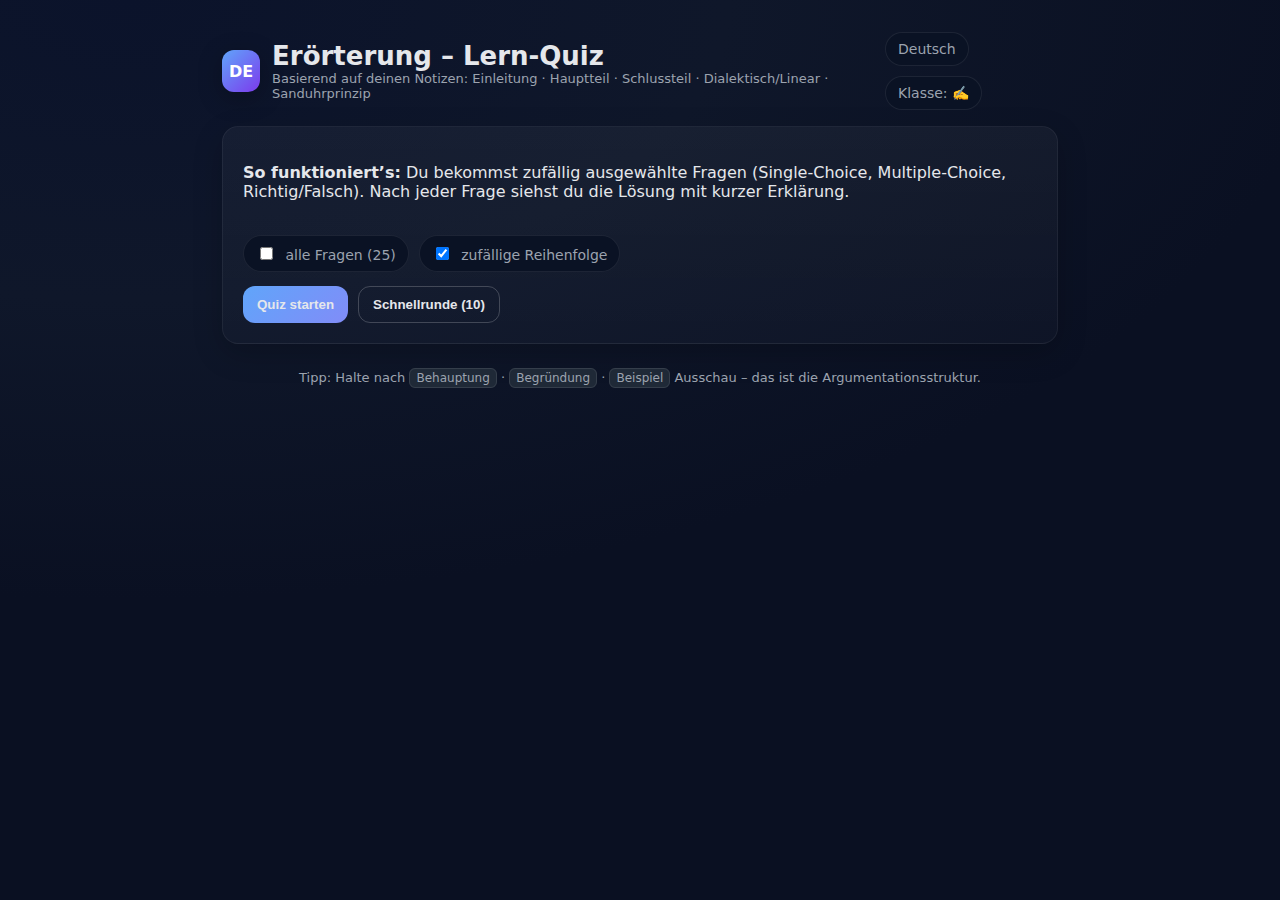
<file: index.html>
<!DOCTYPE html>
<html lang="de">
<head>
  <meta charset="UTF-8" />
  <meta name="viewport" content="width=device-width, initial-scale=1" />
  <title>Deutsch – Erörterung: Lern‑Quiz</title>
  <style>
    :root{
      --bg:#0f172a;          /* slate-900 */
      --panel:#111827;       /* gray-900 */
      --panel-2:#0b1224;     /* deep panel */
      --text:#e5e7eb;        /* gray-200 */
      --muted:#9ca3af;       /* gray-400 */
      --brand:#60a5fa;       /* blue-400 */
      --brand-2:#34d399;     /* emerald-400 */
      --danger:#f87171;      /* red-400 */
      --ok:#4ade80;          /* green-400 */
      --kbd:#1f2937;         /* gray-800 */
    }
    *{box-sizing:border-box}
    html,body{height:100%}
    body{
      margin:0; font-family:system-ui,-apple-system,Segoe UI,Roboto,Ubuntu,Cantarell,"Noto Sans",sans-serif;
      background: radial-gradient(1200px 600px at 10% 0%, #0b132b 0%, var(--bg) 50%, #0a1022 100%);
      color:var(--text);
    }
    .wrap{max-width:900px;margin:auto;padding:32px}
    header{display:flex;gap:16px;align-items:center;justify-content:space-between;margin-bottom:16px}
    .title{display:flex;gap:12px;align-items:center}
    .logo{width:42px;height:42px;border-radius:12px;background:linear-gradient(135deg,var(--brand),#7c3aed);display:grid;place-items:center;box-shadow:0 6px 24px rgba(0,0,0,.25)}
    .logo span{font-weight:800;color:white}
    h1{font-size:clamp(18px,2.8vw,26px);margin:0}
    .card{background:linear-gradient(180deg, rgba(255,255,255,.04), rgba(255,255,255,.02));border:1px solid rgba(255,255,255,.06);border-radius:16px;padding:20px;box-shadow:0 10px 30px rgba(0,0,0,.2)}
    .grid{display:grid;gap:14px}

    .start{display:grid;gap:18px}
    .start .actions{display:flex;flex-wrap:wrap;gap:10px}
    button{appearance:none;border:1px solid rgba(255,255,255,.1);background:#121a2f;color:var(--text);padding:10px 14px;border-radius:12px;cursor:pointer;font-weight:600}
    button:hover{border-color:rgba(255,255,255,.25)}
    button.primary{background:linear-gradient(135deg,var(--brand),#818cf8);border:none}
    button.ghost{background:transparent;border-color:rgba(255,255,255,.2)}
    button[disabled]{opacity:.6;cursor:not-allowed}

    .row{display:flex;gap:10px;align-items:center;flex-wrap:wrap}
    .pill{background:#0a1224;border:1px solid rgba(255,255,255,.08);padding:8px 12px;border-radius:999px;color:var(--muted);font-size:14px}

    .progress{height:10px;background:#0a1224;border:1px solid rgba(255,255,255,.08);border-radius:999px;overflow:hidden}
    .bar{height:100%;width:0;background:linear-gradient(90deg,var(--brand),var(--brand-2));transition:width .25s ease}

    .q-meta{display:flex;justify-content:space-between;align-items:center;margin-bottom:10px}
    .q-text{font-size:clamp(17px,2.2vw,20px);font-weight:700;line-height:1.35}

    .options{display:grid;gap:10px;margin-top:8px}
    .opt{display:flex;gap:10px;align-items:flex-start;padding:12px;border-radius:12px;background:rgba(255,255,255,.03);border:1px solid rgba(255,255,255,.06);cursor:pointer}
    .opt input{margin-top:2px}
    .opt.correct{outline:2px solid var(--ok);background:rgba(34,197,94,.08)}
    .opt.wrong{outline:2px solid var(--danger);background:rgba(248,113,113,.08)}

    .explain{margin-top:12px;padding:12px;border-left:3px solid var(--brand);background:rgba(99,102,241,.08);border-radius:8px}

    .footer{display:flex;justify-content:space-between;gap:10px;margin-top:16px}

    .result h2{margin:6px 0 12px}
    .score-badge{display:inline-flex;gap:8px;align-items:center;background:#0b1224;border:1px solid rgba(255,255,255,.08);padding:8px 12px;border-radius:999px}
    .mini{font-size:13px;color:var(--muted)}

    .review{margin-top:18px;display:grid;gap:12px}
    details{background:rgba(255,255,255,.03);border:1px solid rgba(255,255,255,.06);border-radius:12px;padding:10px}
    summary{cursor:pointer;font-weight:600}
    .kbd{background:var(--kbd);border:1px solid rgba(255,255,255,.1);padding:2px 6px;border-radius:6px;font-size:12px}

    footer{margin-top:26px;color:var(--muted);text-align:center;font-size:13px}
  </style>
</head>
<body>
  <div class="wrap">
    <header>
      <div class="title">
        <div class="logo"><span>DE</span></div>
        <div>
          <h1>Erörterung – Lern‑Quiz</h1>
          <div class="mini">Basierend auf deinen Notizen: Einleitung · Hauptteil · Schlussteil · Dialektisch/Linear · Sanduhrprinzip</div>
        </div>
      </div>
      <div class="row">
        <span class="pill">Deutsch</span>
        <span class="pill">Klasse: ✍️</span>
      </div>
    </header>

    <section id="start" class="card start">
      <p><strong>So funktioniert’s:</strong> Du bekommst zufällig ausgewählte Fragen (Single‑Choice, Multiple‑Choice, Richtig/Falsch). Nach jeder Frage siehst du die Lösung mit kurzer Erklärung.</p>
      <div class="grid">
        <div class="row">
          <label class="pill"><input id="all-questions" type="checkbox" style="margin-right:8px"> alle Fragen (25)</label>
          <label class="pill"><input id="shuffle" type="checkbox" checked style="margin-right:8px"> zufällige Reihenfolge</label>
        </div>
        <div class="actions">
          <button class="primary" id="btn-start">Quiz starten</button>
          <button class="ghost" id="btn-try-10">Schnellrunde (10)</button>
        </div>
      </div>
    </section>

    <section id="quiz" class="card" style="display:none">
      <div class="q-meta">
        <div>
          <div id="counter" class="mini">Frage 1/10</div>
          <div id="qtext" class="q-text">…</div>
        </div>
        <div class="score-badge"><span>Score:</span><strong id="score">0</strong></div>
      </div>
      <div class="progress"><div class="bar" id="bar"></div></div>
      <div id="opts" class="options" role="group" aria-label="Antwortoptionen"></div>
      <div id="explain" class="explain" hidden></div>
      <div class="footer">
        <button id="btn-submit" class="primary">Antwort prüfen <span class="kbd">Enter</span></button>
        <button id="btn-next" class="ghost" disabled>Nächste Frage →</button>
      </div>
    </section>

    <section id="result" class="card result" style="display:none">
      <h2>Fertig! 🎉</h2>
      <div class="row">
        <div class="score-badge"><span>Dein Ergebnis:</span><strong id="final">0 / 0</strong></div>
        <span class="pill" id="percent">0%</span>
      </div>
      <div class="actions" style="margin-top:12px">
        <button class="primary" id="again">Nochmal spielen</button>
        <button class="ghost" id="review">Fehler anschauen</button>
      </div>
      <div id="review-list" class="review"></div>
    </section>

    <footer>
      Tipp: Halte nach <span class="kbd">Behauptung</span> · <span class="kbd">Begründung</span> · <span class="kbd">Beispiel</span> Ausschau – das ist die Argumentationsstruktur.
    </footer>
  </div>

<script>
  // ------------ Question Bank (aus den Notizen) ------------
  /**
   * type: 'single' | 'multi' | 'tf'
   * options: [{text, correct}]
   */
  const BANK = [
    {
      type:'single',
      q:'Was ist ein guter Einstieg für die Einleitung?',
      options:[
        {text:'Ein Zitat, kurzer aktueller Bezug oder eine Frage', correct:true},
        {text:'Direkte Nennung aller Hauptargumente', correct:false},
        {text:'Eine ausführliche Zusammenfassung', correct:false}
      ],
      exp:'Die Notizen nennen als ersten Satz: Zitat / Beitrag / Frage – ein aufmerksamkeitsstarker Einstieg.'
    },
    {
      type:'multi',
      q:'Welche Elemente gehören in die Einleitung?',
      options:[
        {text:'Klärung der Fragestellung', correct:true},
        {text:'Autor und Erscheinungsdatum/-ort', correct:true},
        {text:'Thema, Textsorte, Titel, Absicht', correct:true},
        {text:'Eigene Gegenargumente ausführlich darlegen', correct:false}
      ],
      exp:'Die Einleitung orientiert: Wer/Was/Wann/Wo und klärt die Fragestellung. Eigene Argumente folgen erst im Hauptteil.'
    },
    {
      type:'single',
      q:'Was passiert im Abschnitt II.I des Hauptteils?',
      options:[
        {text:'Wiedergabe/Zusammenfassung des Textes nach Sinnabschnitten', correct:true},
        {text:'Formulieren der eigenen These', correct:false},
        {text:'Schlussfolgerung und Ausblick', correct:false}
      ],
      exp:'II.I = Wiedergabe des Textes. Kurz und sachlich.'
    },
    {
      type:'multi',
      q:'Woraus besteht die Argumentationsstruktur (II.II)?',
      options:[
        {text:'Behauptung', correct:true},
        {text:'Begründung', correct:true},
        {text:'Beispiel/Beleg', correct:true},
        {text:'Ironie', correct:false}
      ],
      exp:'Klassisch: B‑B‑B (Behauptung, Begründung, Beispiel).' 
    },
    {
      type:'single',
      q:'Worum geht es in II.III – Eigene Position?',
      options:[
        {text:'Formulierung der These und Darlegung eigener Argumente', correct:true},
        {text:'Wortgetreues Wiedergeben des Autors', correct:false},
        {text:'Einbau neuer Quellen im Schlussteil', correct:false}
      ],
      exp:'Hier beginnt die eigentliche Erörterung: eigene These + Argumente.'
    },
    {
      type:'multi',
      q:'Kritische Stellungnahme: Was soll geprüft werden?',
      options:[
        {text:'Warum Argumente überzeugend / nicht überzeugend sind', correct:true},
        {text:'Ob sich der Autor auf Fakten/Expert*innen stützt', correct:true},
        {text:'Ob logische Schlüsse gezogen werden', correct:true},
        {text:'Die Wortzahl des Textes', correct:false}
      ],
      exp:'Die Notizen betonen: Überzeugungskraft, Fakten/Expertise, Logik.'
    },
    {
      type:'multi',
      q:'Schlussteil: Was gehört hinein?',
      options:[
        {text:'Ergebnisse kurz zusammenfassen', correct:true},
        {text:'Klare Stellung bekräftigen', correct:true},
        {text:'Ausblick / Wirkung / Lösungsvorschlag', correct:true},
        {text:'Neue Hauptargumente einführen', correct:false}
      ],
      exp:'Keine neuen Hauptargumente – nur bündeln, bewerten, abrunden.'
    },
    {
      type:'single',
      q:'Dialektische Erörterung bedeutet …',
      options:[
        {text:'zwei Positionen (Pro/Contra) werden gegenübergestellt', correct:true},
        {text:'es gibt nur eine Meinung', correct:false},
        {text:'man schreibt ausschließlich eine Zusammenfassung', correct:false}
      ],
      exp:'„Dialektisch“ = Gegenüberstellung zweier Sichtweisen.'
    },
    {
      type:'single',
      q:'Lineare Erörterung bedeutet …',
      options:[
        {text:'es wird nur eine Position vertreten', correct:true},
        {text:'Pro und Contra werden abgewogen', correct:false},
        {text:'es werden nur Zitate gesammelt', correct:false}
      ],
      exp:'„Linear“ = eine Linie/Meinung, meist mit Steigerung der Argumente.'
    },
    {
      type:'single',
      q:'Was beschreibt das Sanduhrprinzip in der dialektischen Erörterung am besten?',
      options:[
        {text:'Pro-Argumente vom schwächsten zum stärksten; Contra vom stärksten zum schwächsten (stärkste treffen in der Mitte aufeinander)', correct:true},
        {text:'Alle Argumente in zufälliger Reihenfolge', correct:false},
        {text:'Immer nur das stärkste Argument nennen', correct:false}
      ],
      exp:'Sanduhr = gegenläufige Steigerung, damit die Gewichte in der Mitte kollidieren.'
    },
    {
      type:'multi',
      q:'Schritt 1 vor dem Schreiben laut Notizen:',
      options:[
        {text:'Stoffsammlung zum Thema', correct:true},
        {text:'These (eigene Meinung) formulieren', correct:true},
        {text:'Argumente sammeln und nach Wichtigkeit ordnen', correct:true},
        {text:'Fußnoten formatieren', correct:false}
      ],
      exp:'Schritt 1: sammeln, sortieren, These bilden.'
    },
    {
      type:'single',
      q:'Schritt 2: Was wird herausgearbeitet?',
      options:[
        {text:'Die Argumentationsstruktur (Behauptung, Begründung, Beispiel) markieren', correct:true},
        {text:'Ein Fazit mit Ausblick', correct:false},
        {text:'Die Textsorte bestimmen', correct:false}
      ],
      exp:'Explizit: Markieren von Behauptung/Begründung/Beispiel.'
    },
    {
      type:'multi',
      q:'Schritt 3: Wie kannst du Stellung beziehen?',
      options:[
        {text:'Zustimmen (+ zusätzliche Argumente)', correct:true},
        {text:'Teilweise zustimmen (+ Gegenargumente abwägen)', correct:true},
        {text:'Widersprechen (+ Gegenargumente finden)', correct:true},
        {text:'Neutral bleiben ohne Begründung', correct:false}
      ],
      exp:'Die Notizen listen genau diese drei Wege.'
    },
    {
      type:'single',
      q:'Wo gehört die eigene These hin?',
      options:[
        {text:'In den Teil II.III „Eigene Position“', correct:true},
        {text:'In die Einleitung', correct:false},
        {text:'In den Schlussteil', correct:false}
      ],
      exp:'These = Kern der eigenen Position.'
    },
    {
      type:'tf',
      q:'Im Schlussteil führt man neue Hauptargumente ein.',
      options:[{text:'Richtig',correct:false},{text:'Falsch',correct:true}],
      exp:'Im Schluss wird zusammengefasst und bewertet – keine neuen Hauptargumente.'
    },
    {
      type:'tf',
      q:'Die Einleitung klärt die Fragestellung.',
      options:[{text:'Richtig',correct:true},{text:'Falsch',correct:false}],
      exp:'Ja, das gehört zur Orientierung in der Einleitung.'
    },
    {
      type:'tf',
      q:'In II.I schreibst du deinen Kommentar zur Thematik.',
      options:[{text:'Richtig',correct:false},{text:'Falsch',correct:true}],
      exp:'II.I ist die sachliche Wiedergabe des Textes – noch kein Kommentar.'
    },
    {
      type:'multi',
      q:'Woran erkennt man gute Begründungen?',
      options:[
        {text:'Sie stützen sich auf Fakten/Studien/Expert*innen', correct:true},
        {text:'Sie folgen logisch auf die Behauptung', correct:true},
        {text:'Sie enthalten passende Beispiele/Belege', correct:true},
        {text:'Sie benutzen möglichst viele Adjektive', correct:false}
      ],
      exp:'Logik + Belege schlagen „Wort-Deko“.'
    },
    {
      type:'single',
      q:'Wie ordnest du Argumente in einer linearen Erörterung sinnvoll?',
      options:[
        {text:'Vom schwächsten zum stärksten (Steigerung)', correct:true},
        {text:'Alphabetisch', correct:false},
        {text:'Stärkstes zuerst, Rest beliebig', correct:false}
      ],
      exp:'Die Steigerung hält die Spannung bis zum stärksten Argument.'
    },
    {
      type:'single',
      q:'Welche Aussage passt NICHT zur Einleitung?',
      options:[
        {text:'Sie nennt Thema, Textsorte und ggf. Autor.', correct:false},
        {text:'Sie führt die eigene These samt Belegen im Detail aus.', correct:true},
        {text:'Sie führt in die Fragestellung ein.', correct:false}
      ],
      exp:'Die detaillierte Beweisführung beginnt erst im Hauptteil.'
    },
    {
      type:'single',
      q:'Was prüfst du bei der Argumentationsstruktur eines Autors NICHT?',
      options:[
        {text:'Ob Behauptung, Begründung, Beispiel vorhanden sind', correct:false},
        {text:'Ob die Schlussfolgerungen logisch sind', correct:false},
        {text:'Ob der Text in Reimen verfasst ist', correct:true}
      ],
      exp:'Reimform ist für die Erörterung irrelevant.'
    },
    {
      type:'tf',
      q:'„Dialektisch“ heißt, dass du gar keine eigene Meinung nennst.',
      options:[{text:'Richtig',correct:false},{text:'Falsch',correct:true}],
      exp:'Auch in der dialektischen Erörterung beziehst du am Ende Position.'
    },
    {
      type:'tf',
      q:'Die Wirkung auf den Leser kann im Schlussteil thematisiert werden.',
      options:[{text:'Richtig',correct:true},{text:'Falsch',correct:false}],
      exp:'Deine Notizen erwähnen „Auswirkung auf den Leser“ explizit.'
    },
    {
      type:'single',
      q:'Welche Kurzformel hilft dir für II.II?',
      options:[
        {text:'B‑B‑B = Behauptung – Begründung – Beispiel', correct:true},
        {text:'S‑V‑O = Subjekt – Verb – Objekt', correct:false},
        {text:'A‑B‑C – Alphabet', correct:false}
      ],
      exp:'Merksatz für die Argumentkette.'
    },
    {
      type:'single',
      q:'Wozu dient die Wiedergabe des Textes (II.I)?',
      options:[
        {text:'Als sachliche Grundlage, damit die eigene Bewertung verständlich ist', correct:true},
        {text:'Um möglichst viel Platz zu füllen', correct:false},
        {text:'Um die Argumente des Autors absichtlich zu verfälschen', correct:false}
      ],
      exp:'Sie schafft die Basis für deine spätere Analyse und Wertung.'
    }
  ];

  // ------------- Quiz Logic -------------
  const el = s=>document.querySelector(s);
  const optsEl = el('#opts');
  let order = [], current = 0, score = 0, picked = new Map(), modeAll=false, session=[];

  function shuffle(a){for(let i=a.length-1;i>0;i--){const j=Math.floor(Math.random()*(i+1));[a[i],a[j]]=[a[j],a[i]]}return a}

  function start(len){
    modeAll = (len === 'all');
    const N = len==='all' ? BANK.length : len;
    order = [...Array(BANK.length).keys()];
    if(el('#shuffle').checked) shuffle(order);
    order = order.slice(0,N);
    current=0;score=0;picked.clear();session=[];
    el('#start').style.display='none';
    el('#result').style.display='none';
    el('#quiz').style.display='block';
    render();
  }

  function render(){
    const idx = order[current];
    const q = BANK[idx];
    el('#counter').textContent = `Frage ${current+1}/${order.length}`;
    el('#qtext').textContent = q.q;
    el('#bar').style.width = (100*current/order.length)+"%";
    el('#explain').hidden = true; el('#explain').textContent='';
    el('#btn-next').disabled = true; el('#btn-submit').disabled = false;

    // build options
    optsEl.innerHTML='';
    const name = 'q_'+current;
    const isMulti = q.type==='multi';
    q.options.forEach((o,i)=>{
      const id = `${name}_${i}`;
      const w = document.createElement('label');
      w.className='opt';
      w.innerHTML = `<input ${isMulti? 'type="checkbox"' : 'type="radio" name="'+name+'"'} value="${i}"> <span>${o.text}</span>`;
      optsEl.appendChild(w);
    });
  }

  function getSelection(){
    const inputs = optsEl.querySelectorAll('input');
    const chosen = [];
    inputs.forEach((inp,i)=>{ if(inp.checked) chosen.push(+inp.value); });
    return chosen;
  }

  function evaluate(){
    const idx = order[current];
    const q = BANK[idx];
    const chosen = getSelection();
    if(chosen.length===0){
      alert('Bitte wähle mindestens eine Antwort.');
      return;
    }
    const correctIdx = q.options.map((o,i)=>o.correct?i:null).filter(v=>v!==null);
    const setEq = (a,b)=>a.length===b.length && a.every(v=>b.includes(v));
    const isRight = setEq(chosen, correctIdx);
    picked.set(idx, {chosen, correct: correctIdx, ok:isRight});
    session.push(idx);

    // mark options
    optsEl.querySelectorAll('label.opt').forEach((elOpt,i)=>{
      if(correctIdx.includes(i)) elOpt.classList.add('correct');
      if(chosen.includes(i) && !correctIdx.includes(i)) elOpt.classList.add('wrong');
      elOpt.querySelector('input').disabled = true;
    });

    if(isRight) score++;
    el('#score').textContent = score;
    el('#explain').hidden=false;
    el('#explain').textContent = q.exp;

    el('#btn-next').disabled = false;
    el('#btn-submit').disabled = true;
  }

  function next(){
    if(current < order.length-1){
      current++;
      render();
    } else {
      finish();
    }
  }

  function finish(){
    el('#quiz').style.display='none';
    el('#result').style.display='block';
    el('#final').textContent = `${score} / ${order.length}`;
    const pct = Math.round(100*score/order.length);
    el('#percent').textContent = pct+"%";

    // build review of wrong answers
    const review = el('#review-list');
    review.innerHTML='';
    order.forEach((id,k)=>{
      const rec = picked.get(id);
      if(!rec || rec.ok) return;
      const q = BANK[id];
      const d = document.createElement('details');
      const corrText = q.options.filter(o=>o.correct).map(o=>`• ${o.text}`).join('<br>');
      const yourText = rec.chosen.map(i=>`• ${q.options[i].text}`).join('<br>');
      d.innerHTML = `<summary>❌ Frage ${k+1}: ${q.q}</summary>
        <div style="margin-top:8px">
          <div><strong>Deine Auswahl:</strong><br>${yourText || '—'}</div>
          <div style="margin-top:6px"><strong>Richtig wäre:</strong><br>${corrText}</div>
          <div class="explain" style="margin-top:8px">${q.exp}</div>
        </div>`;
      review.appendChild(d);
    });
  }

  // ------------- Events -------------
  el('#btn-start').onclick = ()=> start(el('#all-questions').checked ? 'all' : BANK.length);
  el('#btn-try-10').onclick = ()=> start(10);
  el('#btn-submit').onclick = evaluate;
  el('#btn-next').onclick = next;
  el('#again').onclick = ()=>{ document.location.reload(); };
  el('#review').onclick = ()=> el('#review-list').scrollIntoView({behavior:'smooth'});

  // Keyboard: Enter to submit / next
  document.addEventListener('keydown', (e)=>{
    if(e.key==='Enter'){
      const quizVisible = el('#quiz').style.display==='block';
      if(!quizVisible) return;
      if(!el('#btn-submit').disabled) evaluate(); else if(!el('#btn-next').disabled) next();
    }
  });
</script>
</body>
</html>
</file>
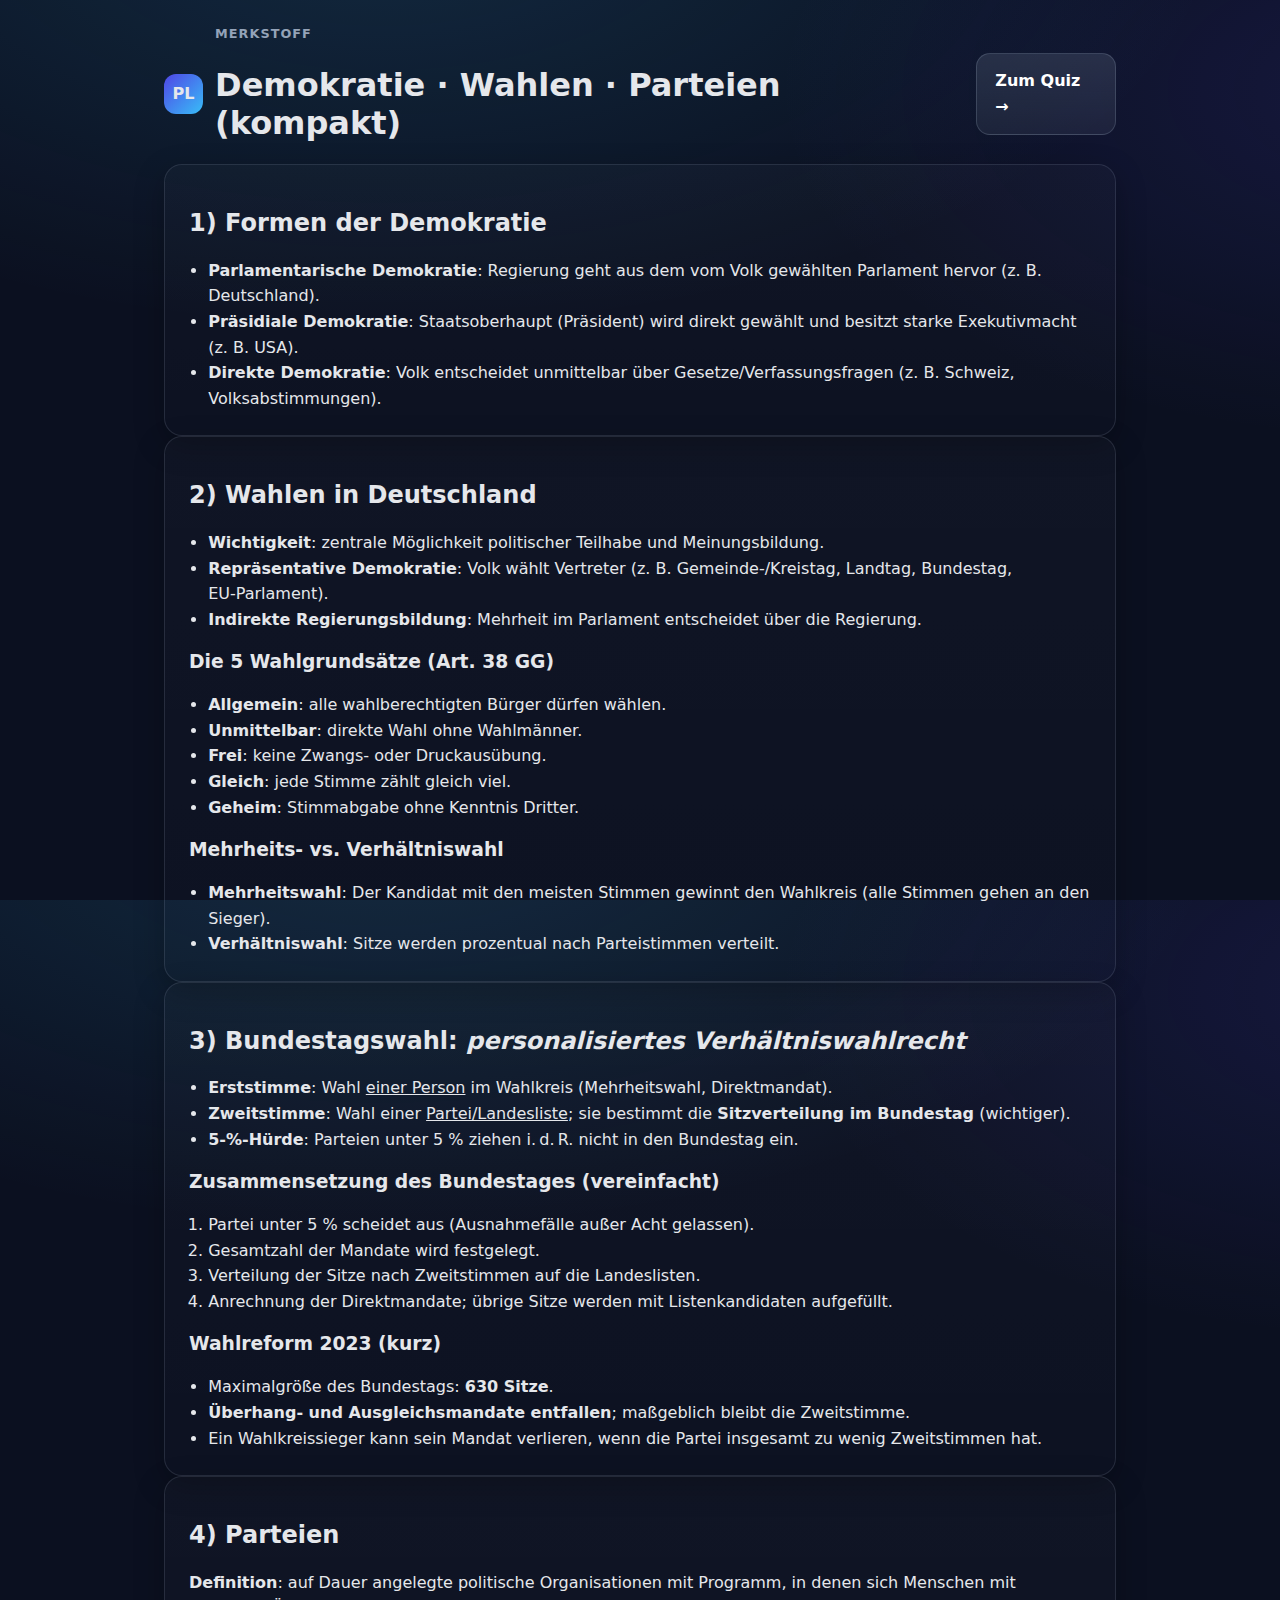
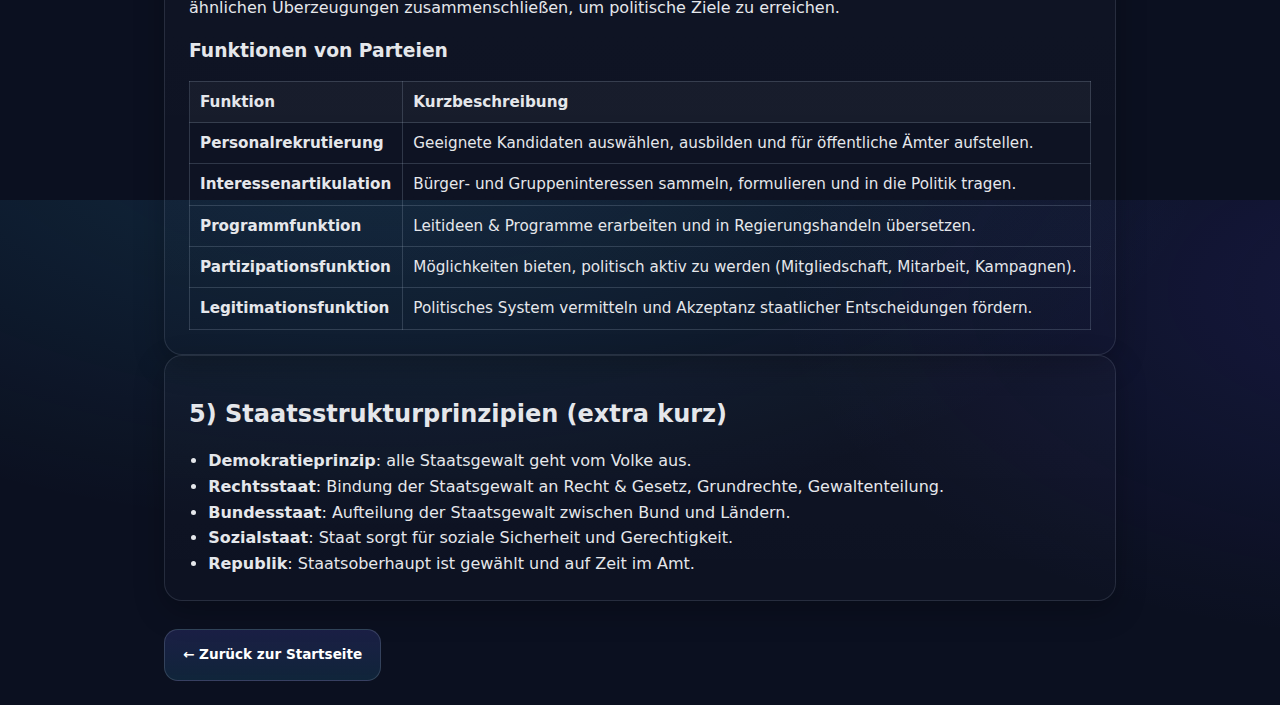
<file: learn.html>
<!doctype html>
<html lang="de">
<head>
  <meta charset="utf-8" />
  <meta name="viewport" content="width=device-width, initial-scale=1" />
  <title>Merkstoff – Politik</title>
  <link rel="stylesheet" href="styles.css" />
</head>
<body>
  <div class="container">
    <header class="header">
      <a class="brand" href="index.html">
        <div class="logo">PL</div>
        <div>
          <div class="kicker">Merkstoff</div>
          <h1>Demokratie · Wahlen · Parteien (kompakt)</h1>
        </div>
      </a>
      <a class="btn secondary" href="quiz.html">Zum Quiz →</a>
    </header>

    <section class="card">
      <h2>1) Formen der Demokratie</h2>
      <ul class="list">
        <li><b>Parlamentarische Demokratie</b>: Regierung geht aus dem vom Volk gewählten Parlament hervor (z.&nbsp;B. Deutschland).</li>
        <li><b>Präsidiale Demokratie</b>: Staatsoberhaupt (Präsident) wird direkt gewählt und besitzt starke Exekutivmacht (z.&nbsp;B. USA).</li>
        <li><b>Direkte Demokratie</b>: Volk entscheidet unmittelbar über Gesetze/Verfassungsfragen (z.&nbsp;B. Schweiz, Volksabstimmungen).</li>
      </ul>
    </section>

    <section class="card">
      <h2>2) Wahlen in Deutschland</h2>
      <ul class="list">
        <li><b>Wichtigkeit</b>: zentrale Möglichkeit politischer Teilhabe und Meinungsbildung.</li>
        <li><b>Repräsentative Demokratie</b>: Volk wählt Vertreter (z.&nbsp;B. Gemeinde‑/Kreistag, Landtag, Bundestag, EU‑Parlament).</li>
        <li><b>Indirekte Regierungsbildung</b>: Mehrheit im Parlament entscheidet über die Regierung.</li>
      </ul>

      <h3>Die 5 Wahlgrundsätze (Art. 38 GG)</h3>
      <ul class="list">
        <li><b>Allgemein</b>: alle wahlberechtigten Bürger dürfen wählen.</li>
        <li><b>Unmittelbar</b>: direkte Wahl ohne Wahlmänner.</li>
        <li><b>Frei</b>: keine Zwangs‑ oder Druckausübung.</li>
        <li><b>Gleich</b>: jede Stimme zählt gleich viel.</li>
        <li><b>Geheim</b>: Stimmabgabe ohne Kenntnis Dritter.</li>
      </ul>

      <h3>Mehrheits‑ vs. Verhältniswahl</h3>
      <ul class="list">
        <li><b>Mehrheitswahl</b>: Der Kandidat mit den meisten Stimmen gewinnt den Wahlkreis (alle Stimmen gehen an den Sieger).</li>
        <li><b>Verhältniswahl</b>: Sitze werden prozentual nach Parteistimmen verteilt.</li>
      </ul>
    </section>

    <section class="card">
      <h2>3) Bundestagswahl: <i>personalisiertes Verhältniswahlrecht</i></h2>
      <ul class="list">
        <li><b>Erststimme</b>: Wahl <u>einer Person</u> im Wahlkreis (Mehrheitswahl, Direktmandat).</li>
        <li><b>Zweitstimme</b>: Wahl einer <u>Partei/Landesliste</u>; sie bestimmt die <b>Sitzverteilung im Bundestag</b> (wichtiger).</li>
        <li><b>5‑%-Hürde</b>: Parteien unter 5&nbsp;% ziehen i. d. R. nicht in den Bundestag ein.</li>
      </ul>

      <h3>Zusammensetzung des Bundestages (vereinfacht)</h3>
      <ol class="list">
        <li>Partei unter 5&nbsp;% scheidet aus (Ausnahmefälle außer Acht gelassen).</li>
        <li>Gesamtzahl der Mandate wird festgelegt.</li>
        <li>Verteilung der Sitze nach Zweitstimmen auf die Landeslisten.</li>
        <li>Anrechnung der Direktmandate; übrige Sitze werden mit Listenkandidaten aufgefüllt.</li>
      </ol>

      <h3>Wahlreform 2023 (kurz)</h3>
      <ul class="list">
        <li>Maximalgröße des Bundestags: <b>630 Sitze</b>.</li>
        <li><b>Überhang‑ und Ausgleichsmandate entfallen</b>; maßgeblich bleibt die Zweitstimme.</li>
        <li>Ein Wahlkreissieger kann sein Mandat verlieren, wenn die Partei insgesamt zu wenig Zweitstimmen hat.</li>
      </ul>
    </section>

    <section class="card">
      <h2>4) Parteien</h2>
      <p><b>Definition</b>: auf Dauer angelegte politische Organisationen mit Programm, in denen sich Menschen mit ähnlichen Überzeugungen zusammenschließen, um politische Ziele zu erreichen.</p>

      <h3>Funktionen von Parteien</h3>
      <table class="table">
        <thead><tr><th>Funktion</th><th>Kurzbeschreibung</th></tr></thead>
        <tbody>
          <tr><td><b>Personalrekrutierung</b></td><td>Geeignete Kandidaten auswählen, ausbilden und für öffentliche Ämter aufstellen.</td></tr>
          <tr><td><b>Interessenartikulation</b></td><td>Bürger‑ und Gruppeninteressen sammeln, formulieren und in die Politik tragen.</td></tr>
          <tr><td><b>Programmfunktion</b></td><td>Leitideen &amp; Programme erarbeiten und in Regierungshandeln übersetzen.</td></tr>
          <tr><td><b>Partizipationsfunktion</b></td><td>Möglichkeiten bieten, politisch aktiv zu werden (Mitgliedschaft, Mitarbeit, Kampagnen).</td></tr>
          <tr><td><b>Legitimationsfunktion</b></td><td>Politisches System vermitteln und Akzeptanz staatlicher Entscheidungen fördern.</td></tr>
        </tbody>
      </table>
    </section>

    <section class="card">
      <h2>5) Staatsstrukturprinzipien (extra kurz)</h2>
      <ul class="list">
        <li><b>Demokratieprinzip</b>: alle Staatsgewalt geht vom Volke aus.</li>
        <li><b>Rechtsstaat</b>: Bindung der Staatsgewalt an Recht &amp; Gesetz, Grundrechte, Gewaltenteilung.</li>
        <li><b>Bundesstaat</b>: Aufteilung der Staatsgewalt zwischen Bund und Ländern.</li>
        <li><b>Sozialstaat</b>: Staat sorgt für soziale Sicherheit und Gerechtigkeit.</li>
        <li><b>Republik</b>: Staatsoberhaupt ist gewählt und auf Zeit im Amt.</li>
      </ul>
    </section>

    <footer><a class="btn" href="index.html">← Zurück zur Startseite</a></footer>
  </div>
</body>
</html>
</file>
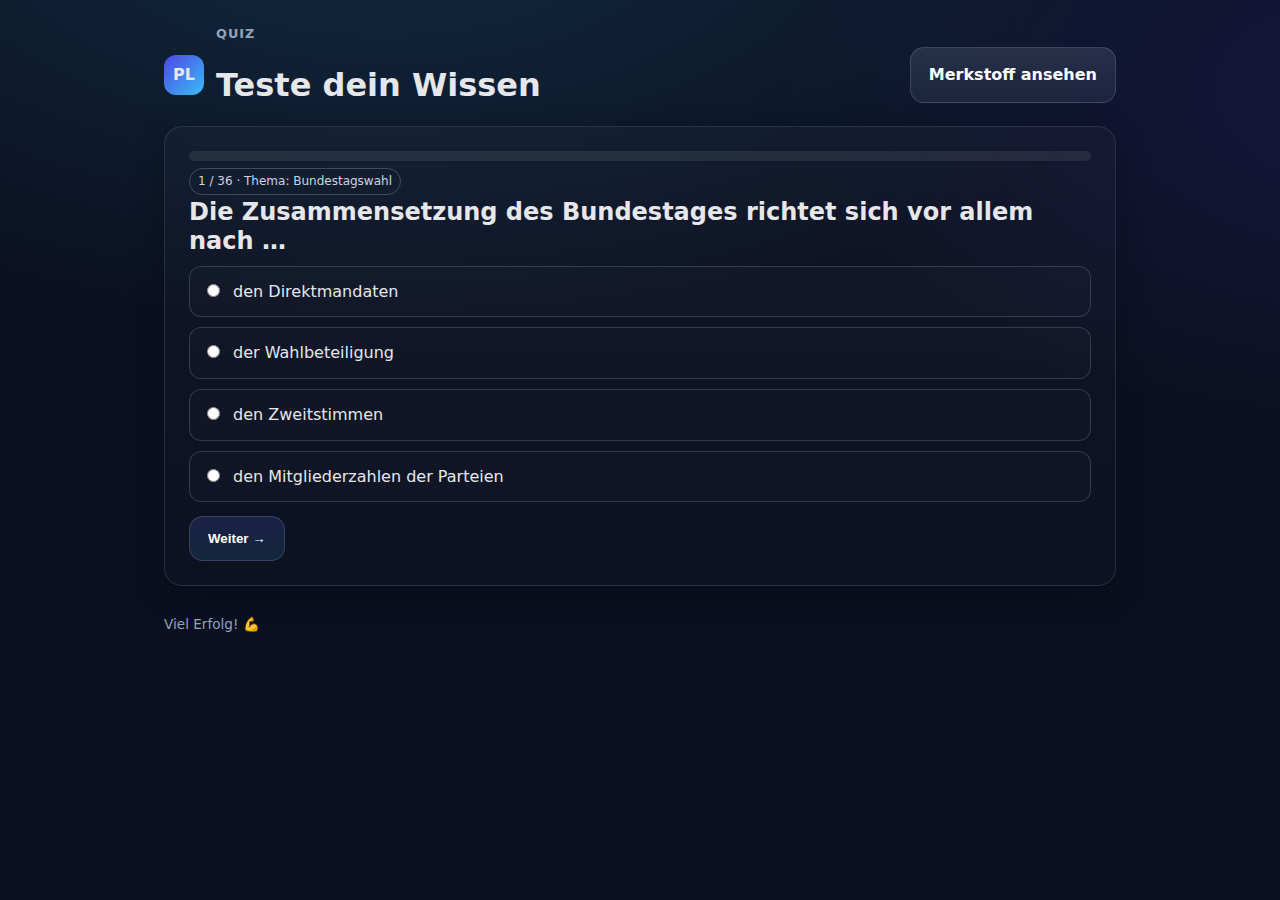
<file: quiz.html>
<!doctype html>
<html lang="de">
<head>
  <meta charset="utf-8" />
  <meta name="viewport" content="width=device-width, initial-scale=1" />
  <title>Quiz – Politik</title>
  <link rel="stylesheet" href="styles.css" />
</head>
<body>
  <div class="container">
    <header class="header">
      <a class="brand" href="index.html">
        <div class="logo">PL</div>
        <div>
          <div class="kicker">Quiz</div>
          <h1>Teste dein Wissen</h1>
        </div>
      </a>
      <a class="btn secondary" href="learn.html">Merkstoff ansehen</a>
    </header>

    <section class="card">
      <div class="progress"><div id="bar"></div></div>
      <div id="qwrap"></div>
      <div style="display:flex; gap:10px; margin-top:14px;">
        <button id="prev" class="btn secondary">← Zurück</button>
        <button id="next" class="btn">Weiter →</button>
        <button id="finish" class="btn" style="display:none">Abgeben</button>
      </div>
      <div id="result" class="result" style="display:none"></div>
    </section>

    <footer>Viel Erfolg! 💪</footer>
  </div>

<script>
// Fragenpool
const QUESTIONS = [
  // Demokratieformen
  {q:"Welche Aussage beschreibt die parlamentarische Demokratie am besten?", opts:["Der Präsident ernennt die Regierung alleine.","Die Regierung geht aus dem vom Volk gewählten Parlament hervor.","Das Volk entscheidet über jedes einzelne Gesetz in Volksabstimmungen.","Es gibt keine Gewaltenteilung."], a:1, topic:"Demokratie"},
  {q:"Ein Beispiel für eine präsidiale Demokratie ist …", opts:["Deutschland","Schweiz","USA","Österreich"], a:2, topic:"Demokratie"},
  {q:"In der direkten Demokratie …", opts:["entscheidet ausschließlich das Parlament.","wählt das Volk den Bundespräsidenten direkt.","entscheidet das Volk unmittelbar über Sachfragen.","gibt es keine Parteien."], a:2, topic:"Demokratie"},

  // Wahlgrundsätze
  {q:"Welcher Wahlgrundsatz bedeutet, dass jede Stimme den gleichen Zählwert hat?", opts:["frei","gleich","geheim","unmittelbar"], a:1, topic:"Wahlen"},
  {q:"'Unmittelbar' heißt: ", opts:["ohne Zwang wählen","direkte Wahl ohne Wahlmänner","Stimmabgabe bleibt verborgen","jeder darf wählen"], a:1, topic:"Wahlen"},
  {q:"Welcher Grundsatz schützt die Wähler vor Druck und Beeinflussung?", opts:["frei","gleich","geheim","allgemein"], a:0, topic:"Wahlen"},
  {q:"Welcher Grundsatz sichert die Privatsphäre bei der Stimmabgabe?", opts:["frei","gleich","geheim","unmittelbar"], a:2, topic:"Wahlen"},
  {q:"'Allgemein' bedeutet:", opts:["Alle ab 16 dürfen wählen.","Nur Parteimitglieder dürfen wählen.","Alle Wahlberechtigten dürfen wählen.","Nur Steuerzahler dürfen wählen."], a:2, topic:"Wahlen"},

  // Mehrheits-/Verhältniswahl
  {q:"Bei der Mehrheitswahl im Wahlkreis …", opts:["bekommen alle Parteien Sitze entsprechend ihrem Stimmenanteil.","gewinnt der Kandidat mit den meisten Stimmen den Sitz.","müssen Stichwahlen immer stattfinden.","werden Sitze nur an Landeslisten vergeben."], a:1, topic:"Wahlen"},
  {q:"Verhältniswahl bedeutet …", opts:["Sitze werden prozentual nach Parteistimmen verteilt.","Nur Direktmandate zählen.","Es gibt nur eine Stimme.","Es gibt immer Stichwahlen."], a:0, topic:"Wahlen"},

  // Personalisiertes Verhältniswahlrecht
  {q:"Wie heißt das Bundestagswahlsystem?", opts:["Mehrheitswahlrecht","Listenwahlrecht","Personalisiertes Verhältniswahlrecht","Reines Verhältniswahlrecht"], a:2, topic:"Bundestagswahl"},
  {q:"Die Erststimme entscheidet …", opts:["über die Zusammensetzung des Bundestages nach Parteien.","über die Wahl einer Person im Wahlkreis (Direktmandat).","über die Bundeskanzlerin.","über die Größe des Bundestages."], a:1, topic:"Bundestagswahl"},
  {q:"Die Zweitstimme …", opts:["ist weniger wichtig als die Erststimme.","wählt eine Partei und ist maßgeblich für die Sitzverteilung.","entscheidet über den Bundespräsidenten.","gilt nur bei Landtagswahlen."], a:1, topic:"Bundestagswahl"},
  {q:"Was bewirkt die 5‑%‑Hürde?", opts:["Parteien unter 5% erhalten keinen Fraktionsstatus.","Parteien unter 5% ziehen in der Regel nicht in den Bundestag ein.","Parteien über 5% bekommen immer Überhangmandate.","Wahlkreissieger verlieren ihr Mandat."], a:1, topic:"Bundestagswahl"},
  {q:"Was passiert bei der Sitzverteilung zuerst (vereinfacht)?", opts:["Anrechnung der Direktmandate.","Verteilung der Sitze nach Zweitstimmen auf Landeslisten.","Losverfahren.","Stichwahlen in allen Wahlkreisen."], a:1, topic:"Bundestagswahl"},

  // Wahlreform 2023 (vereinfacht)
  {q:"Welche Aussage zur Wahlreform 2023 trifft zu?", opts:["Der Bundestag hat nun exakt 736 Sitze.","Überhang- und Ausgleichsmandate entfallen, maßgeblich bleibt die Zweitstimme.","Direktmandate sind immer sicher, egal wie die Zweitstimmen ausfallen.","Die 5%-Hürde wurde abgeschafft."], a:1, topic:"Bundestagswahl"},
  {q:"Maximalgröße des Bundestags nach Reform 2023 ist …", opts:["598","709","630","750"], a:2, topic:"Bundestagswahl"},

  // Parteien – Definition/Funktionen
  {q:"Was ist eine Partei?", opts:["Ein zeitlich befristeter Wahlverein.","Eine auf Dauer angelegte politische Organisation mit Programm.","Ein Wirtschaftsunternehmen.","Eine Bürgerinitiative ohne Mitglieder."], a:1, topic:"Parteien"},
  {q:"Welche Funktion gehört NICHT zu Parteien?", opts:["Personalrekrutierung","Interessenartikulation","Programmfunktion","Steuererhebung"], a:3, topic:"Parteien"},
  {q:"Interessenartikulation bedeutet …", opts:["Parteien suchen Kandidaten.","Bürger- und Gruppenanliegen werden gesammelt und in Politik übersetzt.","Parteien werben Mitglieder.","Parteien zählen die Stimmen aus."], a:1, topic:"Parteien"},
  {q:"Partizipationsfunktion heißt …", opts:["Bürgern Wege eröffnen, politisch mitzuwirken.","Gesetze allein im Parlament beschließen.","Wahlkreise neu zuschneiden.","Stimmen auszählen."], a:0, topic:"Parteien"},
  {q:"Legitimationsfunktion bedeutet …", opts:["Staatliche Entscheidungen transparent machen und Akzeptanz fördern.","Neue Steuern legitimieren.","Wahlbetrug verhindern.","Nur Parteimitglieder dürfen wählen."], a:0, topic:"Parteien"},

  // Zusatz: Staatsstrukturprinzipien
  {q:"Welches gehört zu den Staatsstrukturprinzipien des GG?", opts:["Monarchieprinzip","Sozialstaat","Feudalismus","Erbkaisertum"], a:1, topic:"Staatsprinzipien"},
  {q:"Bundesstaat bedeutet …", opts:["Alle Macht liegt zentral beim Bund.","Kompetenzaufteilung zwischen Bund und Ländern.","Jede Gemeinde ist souverän.","Es gibt keinen Bundesrat."], a:1, topic:"Staatsprinzipien"},
  {q:"Rechtsstaat meint u. a. …", opts:["Regierung ist nur dem Kanzler verpflichtet.","Bindung an Recht und Gesetz, Grundrechte, Gewaltenteilung.","Abschaffung unabhängiger Gerichte.","Geheime Gesetze."], a:1, topic:"Staatsprinzipien"},
  {q:"Republik bedeutet …", opts:["Staatsoberhaupt ist gewählt und auf Zeit im Amt.","Staatsoberhaupt herrscht auf Lebenszeit und erbt das Amt.","Es gibt keinen Präsidenten.","Es gibt keine Wahlen."], a:0, topic:"Staatsprinzipien"},

  // Mix / Transfer
  {q:"Welche Stimme ist für die Sitzverteilung im Bundestag ausschlaggebend?", opts:["Erststimme","Zweitstimme","Drittstimme","Beides gleich"], a:1, topic:"Bundestagswahl"},
  {q:"Wer wählt in Deutschland die Bundesregierung?", opts:["Das Volk direkt in einer Kanzlerwahl.","Der Bundespräsident alleine.","Die Mehrheit im Bundestag (indirekt durch Parlamentswahl).","Der Bundesrat."], a:2, topic:"Wahlen"},
  {q:"Welche Aussage stimmt?", opts:["Bei Verhältniswahl erhält nur der Sieger den Sitz.","Bei Mehrheitswahl zählen die Parteistimmen prozentual.","Die Schweiz nutzt viele Elemente direkter Demokratie.","In Deutschland gibt es keine Wahlkreise."], a:2, topic:"Wahlen"},
  {q:"Eine Hauptaufgabe von Parteien ist es, …", opts:["Gesetze zu sprechen.","Bürger in den politischen Prozess einzubinden.","Urteile zu fällen.","Wahlen zu organisieren."], a:1, topic:"Parteien"},
  {q:"Die Erststimme wählt …", opts:["eine Landesliste","eine Person im Wahlkreis","den Bundespräsidenten","die Europäische Kommission"], a:1, topic:"Bundestagswahl"},
  {q:"Die Zusammensetzung des Bundestages richtet sich vor allem nach …", opts:["den Direktmandaten","der Wahlbeteiligung","den Zweitstimmen","den Mitgliederzahlen der Parteien"], a:2, topic:"Bundestagswahl"},
  {q:"Welche Funktion sorgt dafür, dass Bürger Anliegen überhaupt in der Politik ankommen?", opts:["Legitimationsfunktion","Interessenartikulation","Programmfunktion","Personalrekrutierung"], a:1, topic:"Parteien"},
  {q:"Welche Aussage ist falsch?", opts:["Parteien bieten Mitmachmöglichkeiten.","Parteien wählen Richter ein.","Parteien entwickeln Programme.","Parteien stellen Kandidaten auf."], a:1, topic:"Parteien"},

  // noch ein paar Kontrollfragen
  {q:"Wahlen in Deutschland sind …", opts:["frei, gleich, geheim, unmittelbar, allgemein","frei, offen, geheim, mittelbar, eingeschränkt","gleich, öffentlich, geheim, mittelbar, allgemein","frei, gleich, offen, unmittelbar, allgemein"], a:0, topic:"Wahlen"},
  {q:"Was beschreibt die Programmfunktion am ehesten?", opts:["Aufstellung des Haushalts","Formulierung politischer Ziele und Konzepte","Erhebung von Mitgliedsbeiträgen","Durchführung der Wahl"], a:1, topic:"Parteien"},
];

// Shuffle questions
function shuffle(arr){
  for(let i=arr.length-1;i>0;i--){
    const j=Math.floor(Math.random()*(i+1));
    [arr[i],arr[j]]=[arr[j],arr[i]];
  }
  return arr;
}
const pool = shuffle([...QUESTIONS]);
let idx=0;
let answers = new Array(pool.length).fill(null);

const qwrap = document.getElementById('qwrap');
const bar = document.getElementById('bar');
const prevBtn = document.getElementById('prev');
const nextBtn = document.getElementById('next');
const finishBtn = document.getElementById('finish');
const resultEl = document.getElementById('result');

function render(){
  const q = pool[idx];
  bar.style.width = ((idx)/pool.length*100).toFixed(1)+'%';
  qwrap.innerHTML = `
    <div class="question">
      <div class="badge">${idx+1} / ${pool.length} · Thema: ${q.topic}</div>
      <h2 style="margin:.2rem 0 0">${q.q}</h2>
      <div class="options">
        ${q.opts.map((o,i)=>`
          <label class="option ${ answers[idx]==null ? '' : (i===q.a?'correct': (answers[idx]===i?'wrong':'')) }">
            <input type="radio" name="q${idx}" ${answers[idx]===i?'checked':''} value="${i}">
            ${o}
          </label>
        `).join('')}
      </div>
    </div>
  `;
  qwrap.querySelectorAll('input[type=radio]').forEach(r=>{
    r.addEventListener('change', (e)=>{
      answers[idx] = parseInt(e.target.value);
      updateNav();
    });
  });
  updateNav();
}
function updateNav(){
  prevBtn.style.display = idx===0 ? 'none':'inline-flex';
  const last = idx===pool.length-1;
  nextBtn.style.display = last ? 'none':'inline-flex';
  finishBtn.style.display = last ? 'inline-flex':'none';
}

prevBtn.onclick = ()=>{ idx=Math.max(0,idx-1); render(); }
nextBtn.onclick = ()=>{ idx=Math.min(pool.length-1,idx+1); render(); }
finishBtn.onclick = ()=>{
  const answered = answers.filter(a=>a!==null).length;
  if(answered<pool.length){
    if(!confirm(`Du hast ${pool.length-answered} Frage(n) nicht beantwortet. Trotzdem abgeben?`)) return;
  }
  // Auswertung
  let correct=0;
  pool.forEach((q,i)=>{ if(answers[i]===q.a) correct++; });
  const pct = Math.round(correct/pool.length*100);
  const note = germanGrade(pct);
  const text = gradeText(note);
  bar.style.width = '100%';
  resultEl.style.display='block';
  resultEl.innerHTML = `
    <h3>Ergebnis</h3>
    <p><b>${correct}</b> von <b>${pool.length}</b> richtig – <b>${pct}%</b></p>
    <p style="font-size:1.2rem">Note: <b>${note}</b> <span class="badge">${text}</span></p>
    <details style="margin-top:10px">
      <summary class="badge">Korrekturen anzeigen</summary>
      <div style="margin-top:10px">${reviewHTML()}</div>
    </details>
    <div style="margin-top:12px;display:flex;gap:8px">
      <a class="btn" href="quiz.html">🔁 Nochmal</a>
      <a class="btn secondary" href="learn.html">📚 Nachlernen</a>
    </div>
  `;
}

function germanGrade(p){
  // 1–6 nach Prozent
  if(p>=92) return "1";
  if(p>=81) return "2";
  if(p>=67) return "3";
  if(p>=50) return "4";
  if(p>=30) return "5";
  return "6";
}
function gradeText(n){
  return {
    "1":"sehr gut",
    "2":"gut",
    "3":"befriedigend",
    "4":"ausreichend",
    "5":"mangelhaft",
    "6":"ungenügend"
  }[n];
}
function reviewHTML(){
  return pool.map((q,i)=>{
    const ok = answers[i]===q.a;
    return `<div class="card ${ok?'':'wrong'}" style="margin:8px 0; padding:12px">
      <div class="badge">${i+1}. ${q.topic}</div>
      <div><b>${q.q}</b></div>
      <div class="small">Deine Antwort: ${answers[i]==null?'<i>keine</i>':q.opts[answers[i]]}</div>
      <div class="small">Richtig: <b>${q.opts[q.a]}</b></div>
    </div>`;
  }).join('');
}

render();
</script>
</body>
</html>
</file>
<file: styles.css>
:root{
  --bg:#0b1020;
  --card:#101934;
  --muted:#94a3b8;
  --primary:#4f46e5;
  --accent:#38bdf8;
  --ok:#10b981;
  --bad:#ef4444;
}
*{box-sizing:border-box}
html,body{height:100%}
body{
  margin:0;
  font-family:ui-sans-serif,system-ui,-apple-system,Segoe UI,Roboto,Ubuntu,Cantarell,"Helvetica Neue",Arial,"Apple Color Emoji","Segoe UI Emoji";
  background: radial-gradient(1200px 600px at 30% -10%, rgba(56,189,248,.15), transparent 70%),
              radial-gradient(900px 500px at 110% 10%, rgba(79,70,229,.15), transparent 70%),
              var(--bg);
  color:#e5e7eb;
  line-height:1.6;
}
.container{
  max-width:1000px;
  margin:0 auto;
  padding:24px;
}
.header{
  display:flex;
  justify-content:space-between;
  align-items:center;
  gap:16px;
}
.brand{
  display:flex;
  align-items:center;
  gap:12px;
  text-decoration:none;
  color:inherit;
}
.logo{
  width:40px;height:40px;border-radius:12px;
  background:linear-gradient(135deg,var(--primary),var(--accent));
  display:grid;place-items:center;
  font-weight:800;
}
h1,h2,h3{line-height:1.2}
.card{
  background:linear-gradient(180deg, rgba(255,255,255,.025), rgba(255,255,255,.01));
  border:1px solid rgba(148,163,184,.18);
  border-radius:18px;
  padding:24px;
  box-shadow: 0 10px 30px rgba(0,0,0,.25);
}
.grid{
  display:grid;
  grid-template-columns:repeat(2,minmax(0,1fr));
  gap:20px;
}
@media (max-width:800px){ .grid{ grid-template-columns:1fr; } }
.btn{
  display:inline-flex;
  align-items:center;justify-content:center;
  padding:14px 18px;
  border-radius:14px;
  border:1px solid rgba(148,163,184,.25);
  background:linear-gradient(180deg, rgba(99,102,241,.18), rgba(56,189,248,.12));
  color:white;text-decoration:none;font-weight:700;
  transition:transform .08s ease, filter .2s ease, background .2s ease;
}
.btn:hover{ transform:translateY(-1px); filter:brightness(1.06); }
.btn.secondary{ background:linear-gradient(180deg, rgba(148,163,184,.18), rgba(148,163,184,.1)); }
.muted{ color:var(--muted); }
.list{ margin:0; padding-left:1.2rem; }
.kicker{letter-spacing:.08em;text-transform:uppercase;color:var(--muted);font-weight:700;font-size:.8rem}
.badge{display:inline-block;padding:.2rem .5rem;border:1px solid rgba(255,255,255,.2);border-radius:999px;font-size:.75rem;color:#cbd5e1}
.hero{padding:40px 0 8px}
hr{border:none;border-top:1px solid rgba(148,163,184,.2);margin:24px 0}
footer{color:var(--muted);font-size:.85rem;margin-top:28px}
/* Quiz */
.progress{height:10px;background:rgba(255,255,255,.08);border-radius:999px;overflow:hidden}
.progress>div{height:100%;background:linear-gradient(90deg,var(--accent),var(--primary));width:0%}
.question{margin-top:6px}
.options{display:grid;gap:10px;margin-top:10px}
.option{
  padding:12px 12px;border-radius:12px;border:1px solid rgba(148,163,184,.25);
  cursor:pointer;background:rgba(255,255,255,.015)
}
.option input{margin-right:8px}
.result{
  margin-top:16px;padding:16px;border-radius:12px;border:1px solid rgba(148,163,184,.25)
}
.correct{border-color:rgba(16,185,129,.6)!important}
.wrong{border-color:rgba(239,68,68,.6)!important}
.table{width:100%;border-collapse:collapse;font-size:.95rem}
.table th,.table td{border:1px solid rgba(148,163,184,.25);padding:8px 10px;text-align:left}
.table th{background:rgba(255,255,255,.04)}
.small{font-size:.9rem}
</file>
